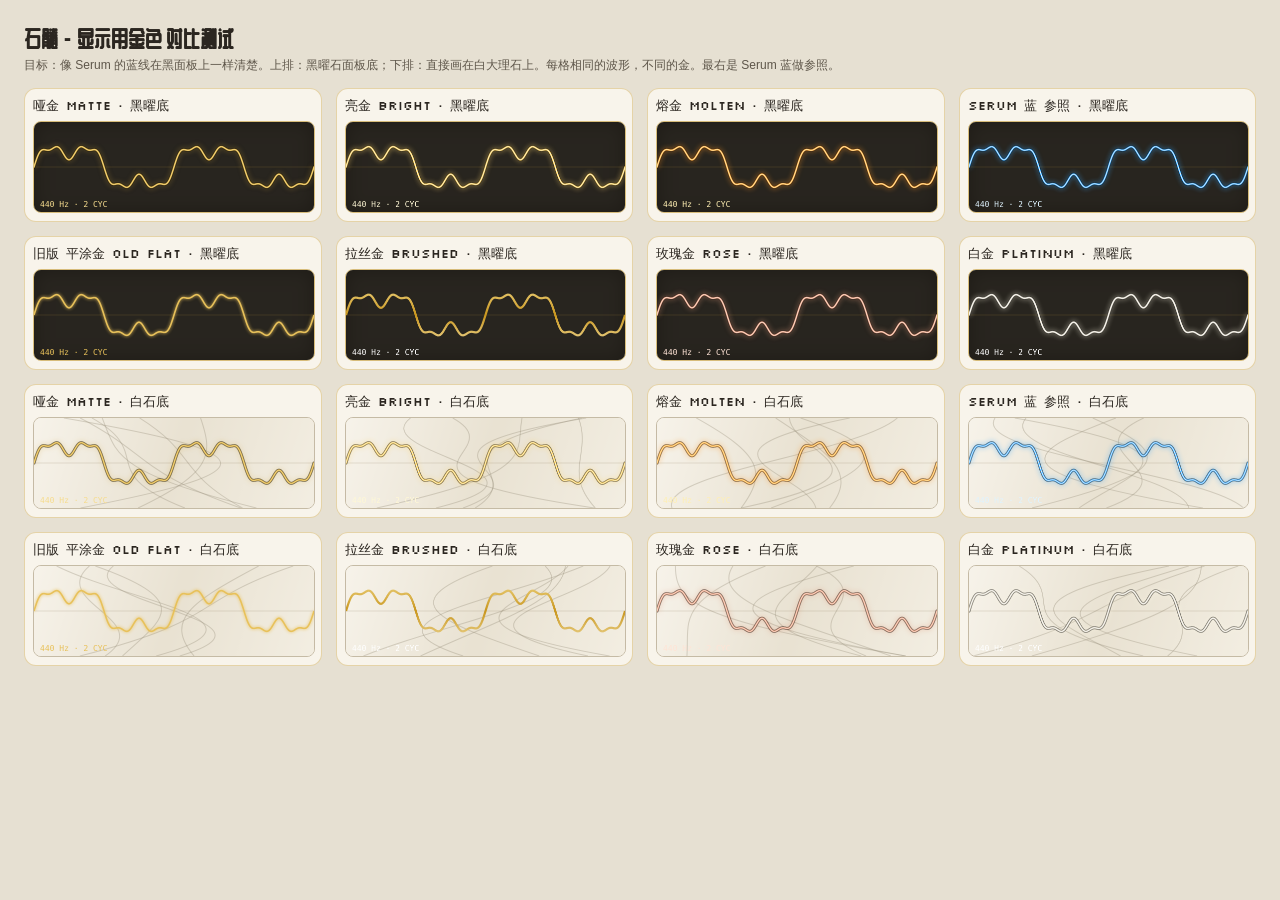
<file: docs/gold-test.html>
<!doctype html><html lang="zh-CN"><head><meta charset="utf-8"><title>石髓 · 金色对比测试 Gold test</title>
<link href="https://fonts.googleapis.com/css2?family=Silkscreen&family=ZCOOL+QingKe+HuangYou&display=swap" rel="stylesheet">
<style>
body{margin:0;padding:24px;font-family:"ZCOOL QingKe HuangYou","Silkscreen",sans-serif;background:#e6e0d2;color:#2b2620}
h1{font-size:22px;margin:0 0 4px}p{font-size:12px;color:#5e564a;margin:0 0 14px;font-family:sans-serif}
.grid{display:grid;grid-template-columns:repeat(4,1fr);gap:14px}
.cell{border-radius:12px;padding:8px;background:rgba(255,252,245,.7);border:1px solid rgba(184,134,11,.3)}
.cell h3{font-size:13px;margin:0 0 6px;font-family:"Silkscreen",monospace;font-weight:400}
canvas{display:block;width:100%;height:90px;border-radius:8px;border:1px solid rgba(184,134,11,.5);box-shadow:inset 0 0 18px rgba(0,0,0,.5)}
.light canvas{box-shadow:none;border-color:rgba(120,100,60,.4)}
</style></head><body>
<h1>石髓 · 显示用金色 对比测试</h1>
<p>目标：像 Serum 的蓝线在黑面板上一样清楚。上排：黑曜石面板底；下排：直接画在白大理石上。每格相同的波形，不同的金。最右是 Serum 蓝做参照。</p>
<div class="grid" id="g"></div>
<script>
const GOLDS = {
  '哑金 matte': { core: '#f6dc8e', body: '#d6a93a', glow: 'rgba(214,169,58,0.55)' },
  '亮金 bright': { core: '#fff8d6', body: '#f2c44d', glow: 'rgba(255,214,110,0.85)' },
  '熔金 molten': { core: '#ffefb3', body: '#ffa63a', glow: 'rgba(255,150,40,0.85)' },
  'Serum 蓝 参照': { core: '#dff3ff', body: '#39a9ff', glow: 'rgba(57,169,255,0.9)' },
  '旧版 平涂金 old flat': { flat: '#e8c15a' },
  '拉丝金 brushed': { grad: ['#fff1b0', '#c9961e', '#fff6cc'] },
  '玫瑰金 rose': { core: '#ffe4d6', body: '#e59a7a', glow: 'rgba(229,154,122,0.8)' },
  '白金 platinum': { core: '#ffffff', body: '#d9d2c0', glow: 'rgba(255,250,230,0.8)' },
};
function wave(ctx, W, H) { ctx.beginPath(); for (let x = 0; x <= W; x++) { const t = x / W; const v = Math.sin(t * Math.PI * 4) * 0.55 + Math.sin(t * Math.PI * 12) * 0.25 + Math.sin(t * Math.PI * 28) * 0.1; const y = H / 2 - v * H * 0.4; if (x === 0) ctx.moveTo(x, y); else ctx.lineTo(x, y); } }
function neon(ctx, pal, w) { ctx.lineJoin = 'round'; ctx.lineCap = 'round'; ctx.globalAlpha = .7; ctx.shadowBlur = 0; ctx.strokeStyle = 'rgba(0,0,0,0.85)'; ctx.lineWidth = w + 2.6; ctx.stroke(); ctx.globalAlpha = 1; ctx.strokeStyle = pal.body; ctx.lineWidth = w; ctx.shadowColor = pal.glow; ctx.shadowBlur = w * 3; ctx.stroke(); ctx.shadowBlur = 0; ctx.strokeStyle = pal.core; ctx.lineWidth = Math.max(.8, w * .42); ctx.stroke(); }
function draw(cv, pal, light) { const dpr = 2; const W = cv.clientWidth * dpr, H = cv.clientHeight * dpr; cv.width = W; cv.height = H; const ctx = cv.getContext('2d');
  if (light) { const g = ctx.createLinearGradient(0, 0, W, H); g.addColorStop(0, '#f7f3ea'); g.addColorStop(.5, '#e9e2d2'); g.addColorStop(1, '#f3eee2'); ctx.fillStyle = g; ctx.fillRect(0, 0, W, H); ctx.strokeStyle = 'rgba(150,140,120,.35)'; ctx.lineWidth = 2; for (let i = 0; i < 6; i++) { ctx.beginPath(); ctx.moveTo(Math.random() * W, 0); ctx.bezierCurveTo(Math.random() * W, H * .4, Math.random() * W, H * .6, Math.random() * W, H); ctx.stroke(); } }
  else { ctx.fillStyle = 'rgba(22,19,14,0.92)'; ctx.fillRect(0, 0, W, H); }
  ctx.strokeStyle = light ? 'rgba(80,60,20,.25)' : 'rgba(214,169,58,.28)'; ctx.lineWidth = 1; ctx.beginPath(); ctx.moveTo(0, H / 2); ctx.lineTo(W, H / 2); ctx.stroke();
  wave(ctx, W, H);
  if (pal.flat) { ctx.strokeStyle = pal.flat; ctx.lineWidth = 1.6 * dpr; ctx.shadowColor = pal.flat; ctx.shadowBlur = 6; ctx.stroke(); ctx.shadowBlur = 0; }
  else if (pal.grad) { const g = ctx.createLinearGradient(0, 0, 0, H); g.addColorStop(0, pal.grad[0]); g.addColorStop(.5, pal.grad[1]); g.addColorStop(1, pal.grad[2]); ctx.strokeStyle = g; ctx.lineWidth = 2.2 * dpr; ctx.stroke(); }
  else neon(ctx, pal, 1.7 * dpr);
  ctx.fillStyle = pal.core || pal.flat || '#fff'; ctx.font = (8 * dpr) + 'px Silkscreen, monospace'; ctx.fillText('440 Hz · 2 CYC', 6 * dpr, H - 5 * dpr); }
const g = document.getElementById('g');
for (const light of [false, true]) for (const k in GOLDS) { const c = document.createElement('div'); c.className = 'cell' + (light ? ' light' : ''); c.innerHTML = '<h3>' + k + (light ? ' · 白石底' : ' · 黑曜底') + '</h3>'; const cv = document.createElement('canvas'); c.appendChild(cv); g.appendChild(c); requestAnimationFrame(() => draw(cv, GOLDS[k], light)); }
</script></body></html>
</file>
